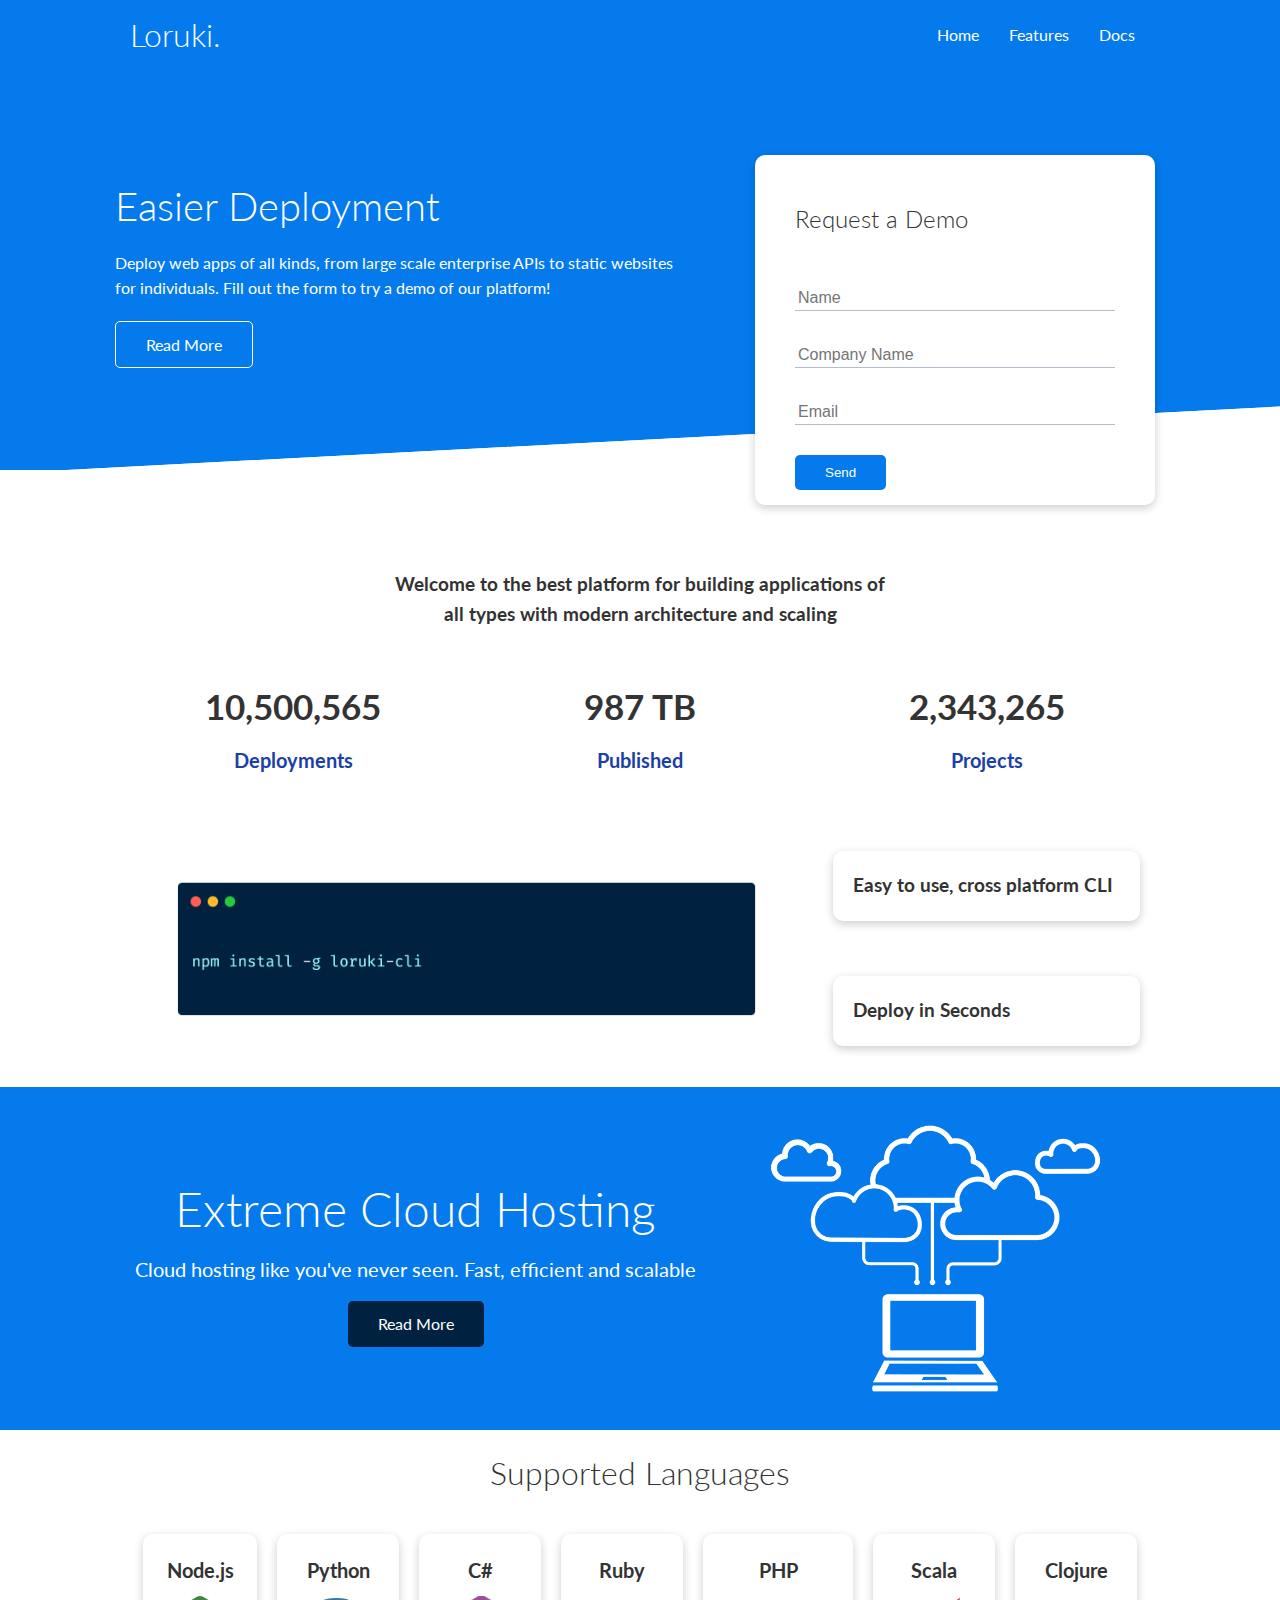
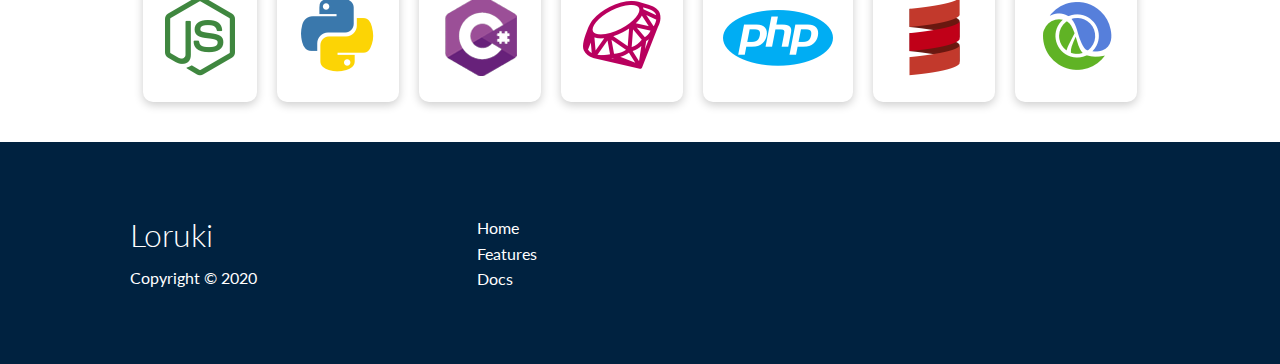
<file: index.html>
<!DOCTYPE html>
<html lang="en">
<head>
    <meta charset="UTF-8">
    <meta http-equiv="X-UA-Compatible" content="IE=edge">
    <meta name="viewport" content="width=device-width, initial-scale=1.0">
    <link rel="stylesheet" href="https://cdnjs.cloudflare.com/ajax/libs/font-awesome/5.15.3/css/all.min.css" integrity="sha512-iBBXm8fW90+nuLcSKlbmrPcLa0OT92xO1BIsZ+ywDWZCvqsWgccV3gFoRBv0z+8dLJgyAHIhR35VZc2oM/gI1w==" crossorigin="anonymous" />
    <link rel="stylesheet" href="css/utilities.css">
    <link rel="stylesheet" href="css/style.css">
    <title>Loruki | Cloud Hosting For Everyone</title>
</head>
<body>
    <!-- Navbar -->
    <div class="navbar">
        <div class="container flex">
            <h1 class="logo">Loruki.</h1>
            <nav>
                <ul>
                    <li><a href="index.html">Home</a></li>
                    <li><a href="features.html">Features</a></li>
                    <li><a href="docs.html">Docs</a></li>
                </ul>
            </nav>
        </div>
    </div>

    <!-- Showcase -->
    <section class="showcase">
        <div class="container grid">
            <div class="showcase-text">
                <h1>Easier Deployment</h1>
                <p>Deploy web apps of all kinds, from large scale enterprise APIs to static websites for individuals. Fill out the form to try a demo of our platform!</p>
                <a href="features.html" class="btn btn-outline">Read More</a>
                
            </div>

            <div class="showcase-form card">
                <h2>Request a Demo</h2>
                <form name="contact" method="POST" netlify-honeypot="bot-field" data-netlify="true">
                    <input type="hidden" name="form-name" value="contact">
                    <p class="hidden">
                        <label>Don’t fill this out if you’re human: <input name="bot-field" /></label>
                      </p>
                    <div class="form-control">
                        <input type="text" name="name" placeholder="Name" required>
                    </div>
                    <div class="form-control">
                        <input type="text" name="company" placeholder="Company Name" required>
                    </div>
                    <div class="form-control">
                        <input type="email" name="email" placeholder="Email" required>
                    </div>
                    <input type="submit" value="Send" class="btn btn-primary">

                </form>
            </div>

        </div>
    </section>

    <!-- Stats -->
    <section class="stats">
        <div class="container">
            <h3 class="stats-heading text-center my-1">
                Welcome to the best platform for building applications of all types with modern architecture and scaling
            </h3>

            <div class="grid grid-3 text-center my-4">
                <div>
                    <i class="fas fa-server fa-3x"></i>
                    <h3>10,500,565</h3>
                    <p class="text-secondary">Deployments</p>   
                </div>
                <div>
                    <i class="fas fa-upload fa-3x"></i>
                    <h3>987 TB</h3>
                    <p class="text-secondary">Published</p>   
                </div>
                <div>
                    <i class="fas fa-project-diagram fa-3x"></i>
                    <h3>2,343,265</h3>
                    <p class="text-secondary">Projects</p>   
                </div>
            </div>
        </div>
    </section>

    <!-- Cli -->
    <section class="cli">
        <div class="container grid">
            <img src="images/cli.png" alt="">
            <div class="card">
                <h3>Easy to use, cross platform CLI</h3>
            </div>
            <div class="card">
                <h3>Deploy in Seconds</h3>
            </div>

        </div>
    </section>

    <!-- Cloud -->
    <section class="cloud bg-primary my-2 py-2">
        <div class="container grid">
            <div class="text-center">
                <h2 class="lg">Extreme Cloud Hosting</h2>
                <p class="lead my-1">Cloud hosting like you've never seen. Fast, efficient and scalable</p>
                <a href="features.html" class="btn btn-dark">Read More</a>
            </div>
            <img src="images/cloud.png" alt="">
        </div>
    </section>

    <!-- Languages -->
    <section class="languages">
        <h2 class="md text-center my-2">
            Supported Languages
        </h2>
        <div class="container flex">
            <div class="card">
                <h4>Node.js</h4>
                <img src="./images/logos/node.png" alt="">
            </div>
            <div class="card">
                <h4>Python</h4>
                <img src="images/logos/python.png" alt="">
              </div>
              <div class="card">
                <h4>C#</h4>
                <img src="images/logos/csharp.png" alt="">
              </div>
              <div class="card">
                <h4>Ruby</h4>
                <img src="images/logos/ruby.png" alt="">
              </div>
              <div class="card">
                <h4>PHP</h4>
                <img src="images/logos/php.png" alt="">
              </div>
              <div class="card">
                <h4>Scala</h4>
                <img src="images/logos/scala.png" alt="">
              </div>
              <div class="card">
                <h4>Clojure</h4>
                <img src="images/logos/clojure.png" alt="">
              </div>
        </div>
        
    </section>

    <!-- Footer -->
    <footer class="footer bg-dark py-5">
        <div class="container grid grid-3">
            <div>
                <h1>Loruki</h1>
                <p>Copyright &copy; 2020</p>
            </div>
            <nav>
                <ul>
                    <li><a href="index.html">Home</a></li>
                    <li><a href="features.html">Features</a></li>
                    <li><a href="docs.html">Docs</a></li>
                </ul>
            </nav>
            <div class="social">
                <a href="#"><i class="fab fa-github fa-2x"></i></a>
                <a href="#"><i class="fab fa-facebook fa-2x"></i></a>
                <a href="#"><i class="fab fa-instagram fa-2x"></i></a>
                <a href="#"><i class="fab fa-twitter fa-2x"></i></a>
            </div>
        </div>
    </footer>
   
</body>
</html>
</file>
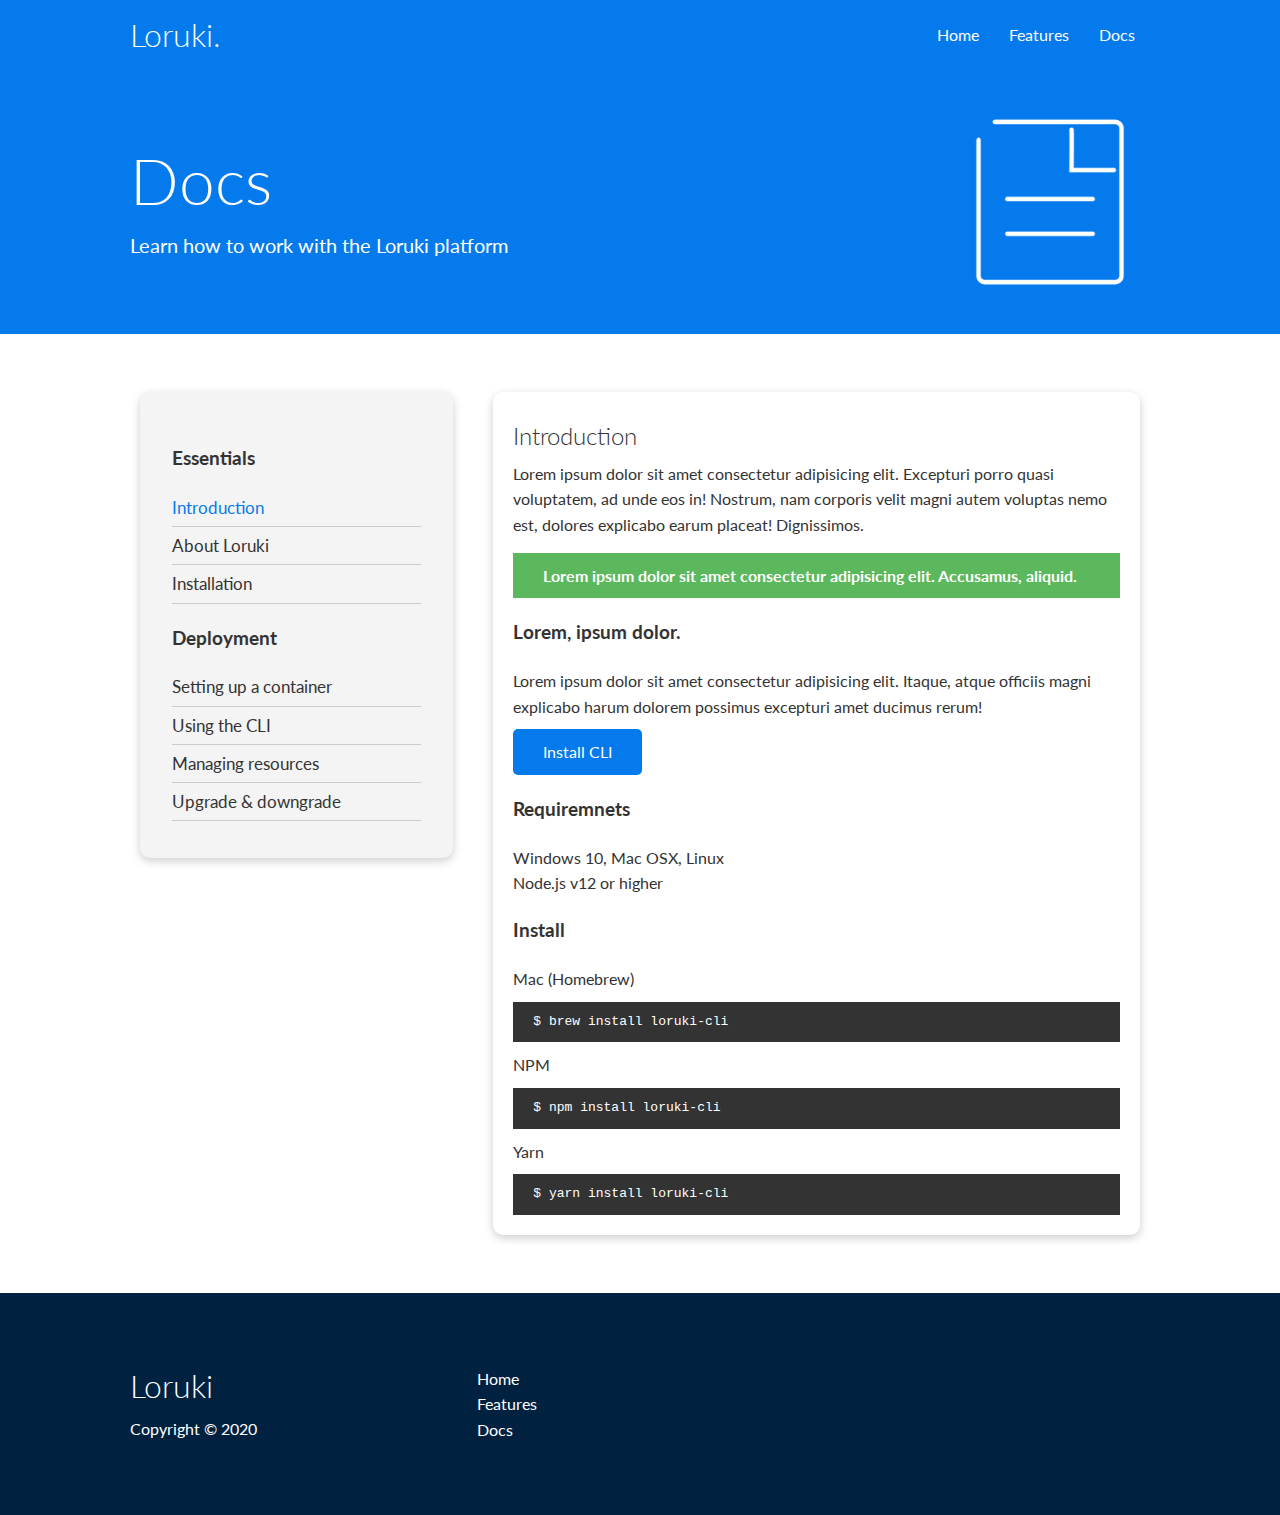
<file: docs.html>
<!DOCTYPE html>
<html lang="en">
<head>
    <meta charset="UTF-8">
    <meta http-equiv="X-UA-Compatible" content="IE=edge">
    <meta name="viewport" content="width=device-width, initial-scale=1.0">
    <link rel="stylesheet" href="https://cdnjs.cloudflare.com/ajax/libs/font-awesome/5.15.3/css/all.min.css" integrity="sha512-iBBXm8fW90+nuLcSKlbmrPcLa0OT92xO1BIsZ+ywDWZCvqsWgccV3gFoRBv0z+8dLJgyAHIhR35VZc2oM/gI1w==" crossorigin="anonymous" />
    <link rel="stylesheet" href="css/utilities.css">
    <link rel="stylesheet" href="css/style.css">
    <title>Loruki | Cloud Hosting For Everyone</title>
</head>
<body>
    <!-- Navbar -->
    <div class="navbar">
        <div class="container flex">
            <h1 class="logo">Loruki.</h1>
            <nav>
                <ul>
                    <li><a href="index.html">Home</a></li>
                    <li><a href="features.html">Features</a></li>
                    <li><a href="docs.html">Docs</a></li>
                </ul>
            </nav>
        </div>
    </div>

    <!-- Head -->
    <section class="docs-head bg-primary py-3">
        <div class="container grid">
            <div>
                <h1 class="xl">Docs</h1>
                <p class="lead">
                    Learn how to work with the Loruki platform
                </p>
            </div>
            <img src="images/docs.png" alt="">
        </div>
    </section>

    <!-- Docs Main -->
    <section class="docs-main my-4">
        <div class="container grid">
            <div class="card bg-light p-3">
                <h3 class="my-2">Essentials</h3>
                <nav>
                    <ul>
                        <li><a class="text-primary" href="#">Introduction</a></li>
                        <li><a href="#">About Loruki</a></li>
                        <li><a href="#">Installation</a></li>
                    </ul>
                </nav>
                <h3 class="my-2">Deployment</h3>
                <nav>
                    <ul>
                        <li><a href="#">Setting up a container</a></li>
                        <li><a href="#">Using the CLI</a></li>
                        <li><a href="#">Managing resources</a></li>
                        <li><a href="#">Upgrade & downgrade</a></li>
                    </ul>
                </nav>
            </div>
            <div class="card">
                <h2>Introduction</h2>
                <p>Lorem ipsum dolor sit amet consectetur adipisicing elit. Excepturi porro quasi voluptatem, ad unde eos in! Nostrum, nam corporis velit magni autem voluptas nemo est, dolores explicabo earum placeat! Dignissimos.</p>
                <div class="alert alert-success">
                    <i class="fas fa-info"></i>Lorem ipsum dolor sit amet consectetur adipisicing elit. Accusamus, aliquid.
                </div>

                <h3>Lorem, ipsum dolor.</h3>
                <p>Lorem ipsum dolor sit amet consectetur adipisicing elit. Itaque, atque officiis magni explicabo harum dolorem possimus excepturi amet ducimus rerum!</p>
                <a href="#" class="btn btn-primary">Install CLI</a>

                <h3>Requiremnets</h3>
                <ul>
                    <li>Windows 10, Mac OSX, Linux</li>
                    <li>Node.js v12 or higher</li>
                </ul>

                <h3>Install</h3>
                <p>Mac (Homebrew)</p>
                <pre><code>$ brew install loruki-cli</code></pre>
                <p>NPM</p>
                <pre><code>$ npm install loruki-cli</code></pre>
                <p>Yarn</p>
                <pre><code>$ yarn install loruki-cli</code></pre>


            </div>
        </div>
    </section>
    
    <!-- Footer -->
    <footer class="footer bg-dark py-5">
        <div class="container grid grid-3">
            <div>
                <h1>Loruki</h1>
                <p>Copyright &copy; 2020</p>
            </div>
            <nav>
                <ul>
                    <li><a href="index.html">Home</a></li>
                    <li><a href="features.html">Features</a></li>
                    <li><a href="docs.html">Docs</a></li>
                </ul>
            </nav>
            <div class="social">
                <a href="#"><i class="fab fa-github fa-2x"></i></a>
                <a href="#"><i class="fab fa-facebook fa-2x"></i></a>
                <a href="#"><i class="fab fa-instagram fa-2x"></i></a>
                <a href="#"><i class="fab fa-twitter fa-2x"></i></a>
            </div>
        </div>
    </footer>
   
</body>
</html>
</file>
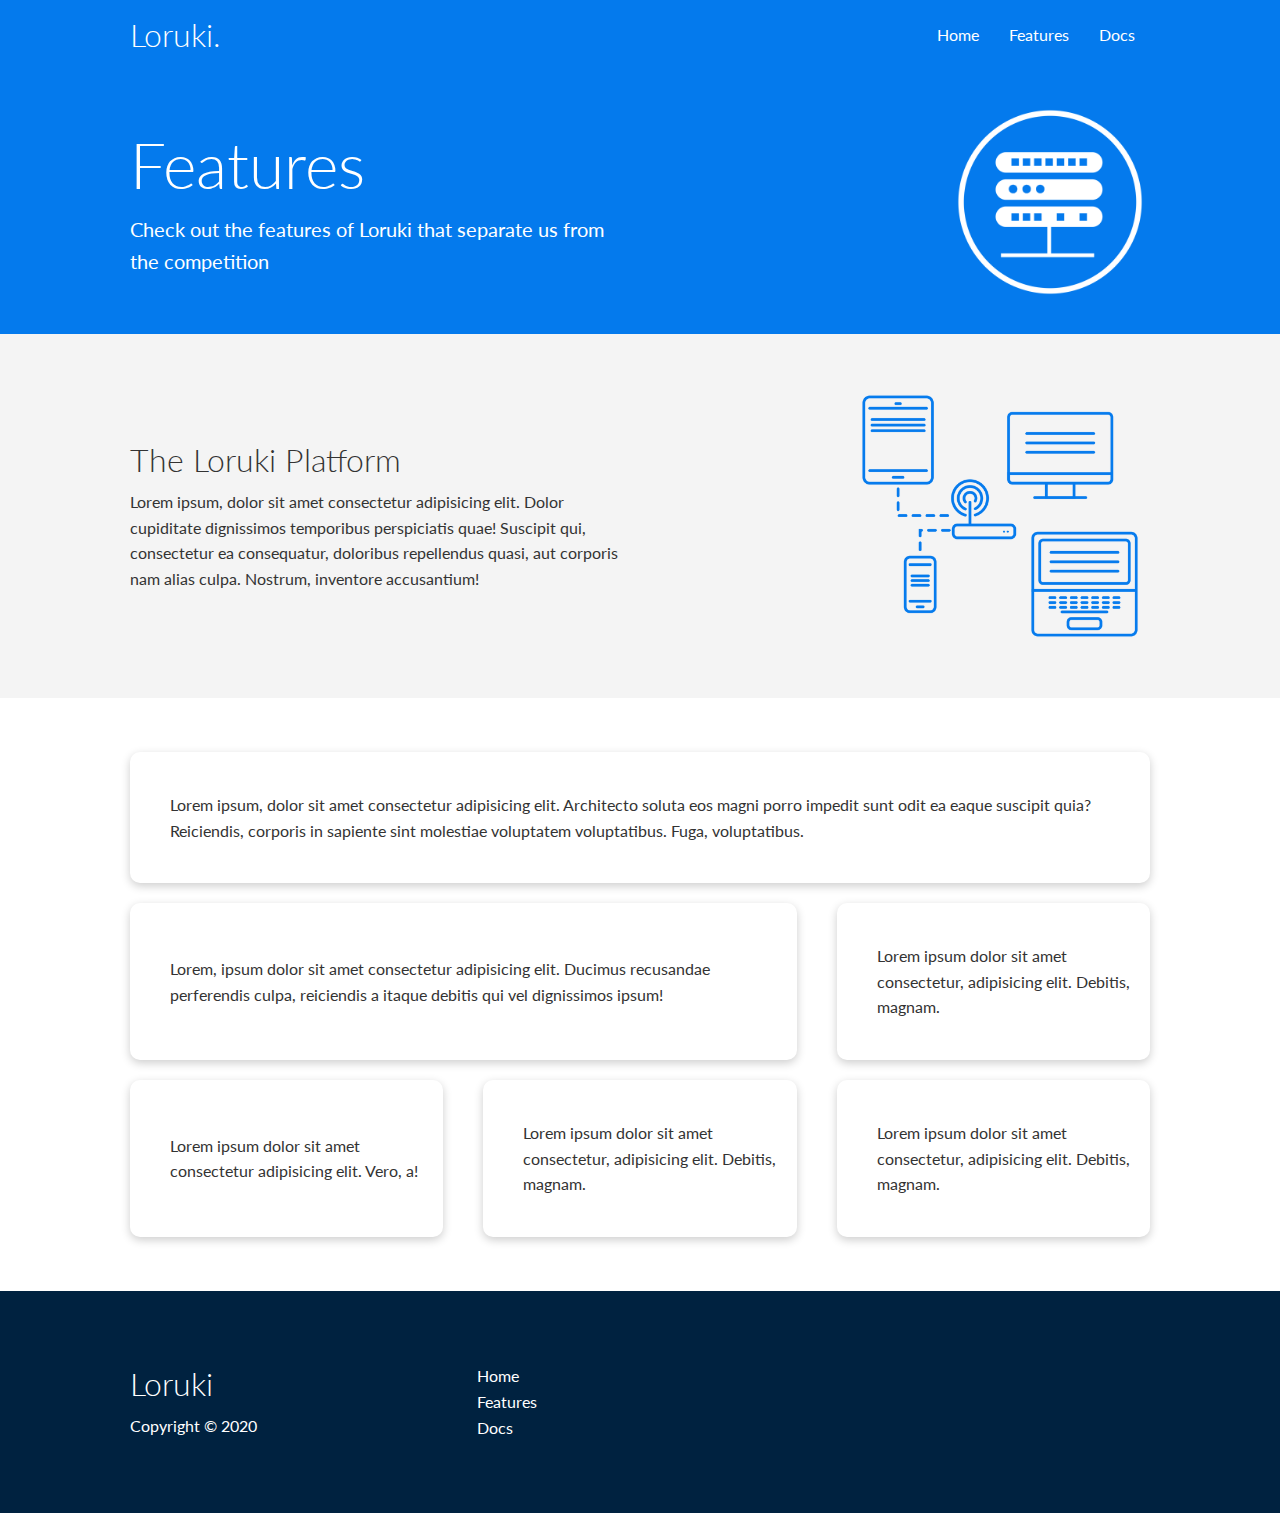
<file: features.html>
<!DOCTYPE html>
<html lang="en">
<head>
    <meta charset="UTF-8">
    <meta http-equiv="X-UA-Compatible" content="IE=edge">
    <meta name="viewport" content="width=device-width, initial-scale=1.0">
    <link rel="stylesheet" href="https://cdnjs.cloudflare.com/ajax/libs/font-awesome/5.15.3/css/all.min.css" integrity="sha512-iBBXm8fW90+nuLcSKlbmrPcLa0OT92xO1BIsZ+ywDWZCvqsWgccV3gFoRBv0z+8dLJgyAHIhR35VZc2oM/gI1w==" crossorigin="anonymous" />
    <link rel="stylesheet" href="css/utilities.css">
    <link rel="stylesheet" href="css/style.css">
    <title>Loruki | Cloud Hosting For Everyone</title>
</head>
<body>
    <!-- Navbar -->
    <div class="navbar">
        <div class="container flex">
            <h1 class="logo">Loruki.</h1>
            <nav>
                <ul>
                    <li><a href="index.html">Home</a></li>
                    <li><a href="features.html">Features</a></li>
                    <li><a href="docs.html">Docs</a></li>
                </ul>
            </nav>
        </div>
    </div>

    <!-- Head -->
    <section class="features-head bg-primary py-3">
        <div class="container grid">
            <div>
                <h1 class="xl">Features</h1>
                <p class="lead">
                    Check out the features of Loruki that separate us from the
						competition
                </p>
            </div>
            <img src="images/server.png" alt="">
        </div>
    </section>
    
    <!-- Sub Head -->

    <section class="features-sub-head bg-light py-3">
        <div class="container grid">
            <div>
                <h1 class="md">The Loruki Platform</h1>
                <p>
                    Lorem ipsum, dolor sit amet consectetur adipisicing elit. Dolor cupiditate dignissimos temporibus perspiciatis quae! Suscipit qui, consectetur ea consequatur, doloribus repellendus quasi, aut corporis nam alias culpa. Nostrum, inventore accusantium!
                </p>
            </div>
            <img src="images/server2.png" alt="">

        </div>
    </section>

    <!-- Features Main -->

    <section class="features-main my-2">
        <div class="container grid grid-3">
            <div class="card flex">
                <i class="fas fa-server fa-3x"></i>
                <p>Lorem ipsum, dolor sit amet consectetur adipisicing elit. Architecto soluta eos magni porro impedit sunt odit ea eaque suscipit quia? Reiciendis, corporis in sapiente sint molestiae voluptatem voluptatibus. Fuga, voluptatibus.</p>   
            </div>
            <div class="card flex">
                <i class="fas fa-network-wired fa-3x"></i>
                <p>
                    Lorem, ipsum dolor sit amet consectetur adipisicing elit. Ducimus
                    recusandae perferendis culpa, reiciendis a itaque debitis qui vel
                    dignissimos ipsum!
                </p>
            </div>
            <div class="card flex">
                <i class="fas fa-laptop-code fa-3x"></i>
                <p>
                    Lorem ipsum dolor sit amet consectetur, adipisicing elit. Debitis,
                    magnam.
                </p>
            </div>
            <div class="card flex">
                <i class="fas fa-database fa-3x"></i>
                <p>
                    Lorem ipsum dolor sit amet consectetur adipisicing elit. Vero, a!
                </p>
            </div>
            <div class="card flex">
                <i class="fas fa-power-off fa-3x"></i>
                <p>
                    Lorem ipsum dolor sit amet consectetur, adipisicing elit. Debitis,
                    magnam.
                </p>
            </div>
            <div class="card flex">
                <i class="fas fa-upload fa-3x"></i>
                <p>
                    Lorem ipsum dolor sit amet consectetur, adipisicing elit. Debitis,
                    magnam.
                </p>
            </div>            
        </div>
    </section>


    <!-- Footer -->
    <footer class="footer bg-dark py-5">
        <div class="container grid grid-3">
            <div>
                <h1>Loruki</h1>
                <p>Copyright &copy; 2020</p>
            </div>
            <nav>
                <ul>
                    <li><a href="index.html">Home</a></li>
                    <li><a href="features.html">Features</a></li>
                    <li><a href="docs.html">Docs</a></li>
                </ul>
            </nav>
            <div class="social">
                <a href="#"><i class="fab fa-github fa-2x"></i></a>
                <a href="#"><i class="fab fa-facebook fa-2x"></i></a>
                <a href="#"><i class="fab fa-instagram fa-2x"></i></a>
                <a href="#"><i class="fab fa-twitter fa-2x"></i></a>
            </div>
        </div>
    </footer>
   
</body>
</html>
</file>
<file: css/utilities.css>
/* Utilities */

.container {
    max-width: 1100px;
    margin: 0 auto;
    overflow: auto;
    padding: 0 40px;
}

.card {
    background-color: #fff;
    color: #333;
    border-radius: 10px;
    box-shadow: 0 3px 10px rgba(0, 0, 0, 0.2);
    padding: 20px;
    margin: 10px;
}

.btn {
    display: inline-block;
    padding: 10px 30px;
    cursor: pointer;
    background-color: var(--primary-color);
    color: #fff;
    border: none;
    border-radius: 5px;
}

.btn-outline {
    background-color: transparent;
    border: 1px #fff solid;
}

.btn:hover {
    transform: scale(0.98);
}

/* Backgrounds & colored buttons */

.bg-primary,
.btn-primary {
    background-color: var(--primary-color);
    color: #fff;
}

.bg-secondary,
.btn-secondary {
    background-color: var(--secondary-color);
    color: #fff;
}

.bg-dark,
.btn-dark {
    background-color: var(--dark-color);
    color: #fff;
}

.bg-primary a,
.btn-primary a,
.bg-secondary a,
.btn-secondary a,
.bg-dark a,
.btn-dark a {
    color: #fff;
}



.bg-light,
.btn-light {
    background-color: var(--light-color);
    color: #333;
}

/* Text colors */

.text-primary {
    color: var(--primary-color);    
}

.text-secondary {
    color: var(--secondary-color);    
}

.text-dark {
    color: var(--dark-color);   
}

.text-light {
    color: var(--light-color);    
}


/* Text sizes */

.lead {
    font-size: 20px;
}

.sm {
    font-size: 1rem;
}

.md {
    font-size: 2rem;
}

.lg {
    font-size: 3rem;
}

.xl {
    font-size: 4rem;
}

.text-center {
    text-align: center;
}

/* Alert */

.alert {
    background-color: var(--light-color);
    padding: 10px 20px;
    font-weight: bold;
    margin: 15px 0;
}

.alert i {
    margin-right: 10px;
}

.alert-success {
    background-color: var(--success-color);
    color: #fff;
}

.alert-error {
    background-color: var(--error-color);
    color: #fff;
}


.flex {
    display: flex;
    justify-content: center;
    align-items: center;
    height: 100%;
}

.grid {
    display: grid;
    grid-template-columns: repeat(2, 1fr);
    gap: 20px;
    justify-content: center;
    align-items: center;
    height: 100%;
}

.grid-3 {
    grid-template-columns: repeat(3, 1fr);
}



/* Margin */

.my-1 {
    margin: 1rem 0;
}

.my-2 {
    margin: 1.5rem 0;
}

.my-3 {
    margin: 2rem 0;
}

.my-4 {
    margin: 3rem 0;
}

.my-5 {
    margin: 4rem 0;
}

.m-1 {
    margin: 1rem;
}

.m-2 {
    margin: 1.5rem;
}

.m-3 {
    margin: 2rem;
}

.m-4 {
    margin: 3rem;
}

.m-5 {
    margin: 4rem;
}

/* padding */

.py-1 {
    padding: 1rem 0;
}

.py-2 {
    padding: 1.5rem 0;
}

.py-3 {
    padding: 2rem 0;
}

.py-4 {
    padding: 3rem 0;
}

.py-5 {
    padding: 4rem 0;
}

.p-1 {
    padding: 1rem;
}

.p-2 {
    padding: 1.5rem;
}

.p-3 {
    padding: 2rem;
}

.p-4 {
    padding: 3rem;
}

.p-5 {
    padding: 4rem;
}
</file>
<file: css/style.css>
@import url('https://fonts.googleapis.com/css2?family=Lato:wght@300&display=swap');

:root {
    --primary-color: #047aed;
    --secondary-color: #1c3fa8;
    --dark-color: #002240;
    --light-color: #f4f4f4;
    --success-color: #5cb85c;
    --error-color: #d9534f;
}

* {
    box-sizing: border-box;
    padding: 0;
    margin: 0;
}

body {
    font-family: 'Lato', sans-serif;
    color: #333;
    line-height: 1.6;
}

ul {
    list-style-type: none;
}

a {
    text-decoration: none;
    color: #333;
}

h1,
h2 {
    font-weight: 300;
    line-height: 1.2;
    margin: 10px 0;
}

p {
    margin: 10px 0;
}

img {
    width: 100%;
}

code, pre {
    background: #333;
    color: #fff;
    padding: 10px;
}

.hidden {
    visibility: hidden;
    height: 0;
}

/* Navbar */
.navbar {
    background-color: var(--primary-color);
    color: #fff;
    height: 70px;
}

.navbar ul {
    display: flex;
}

.navbar a {
    color: #fff;
    padding: 10px;
    margin: 0 5px;
}

.navbar a:hover {
    border-bottom: 2px solid #fff;
}

.navbar .flex {
    justify-content: space-between;
}

/* Showcase */

.showcase {
    height: 400px;
    background-color: var(--primary-color);
    color: #fff;
    position: relative;

}

.showcase h1 {
    font-size: 40px;
}

.showcase p {
    margin: 20px 0;
}

.showcase .grid {
    overflow: visible;
    grid-template-columns: 55% 45%;
    gap: 30px;

}

.showcase-text {
    animation: slideInFromLeft 1s ease-in;
}
 
.showcase-form {
    position: relative;
    top: 60px;
    height: 350px;
    width: 400px;
    padding: 40px;
    z-index: 100;
    justify-self: flex-end;
    animation: slideInFromRight 1s ease-in;
}

.showcase-form .form-control {
    margin: 30px 0;
}

.showcase-form input[type='text'],
.showcase-form input[type='email'] {
    border: 0;
    border-bottom: 1px solid #b4becb;
    width: 100%;
    padding: 3px;
    font-size: 16px;
}

.showcase-form input:focus {
    outline: none;
}

.showcase::before,
.showcase::after {
    content: '';
    position: absolute;
    height: 100px;
    bottom: -70px;
    right: 0;
    left: 0;
    background:#fff;
    transform: skewY(-3deg);
    -webkit-transform: skewY(-3deg);
    -moz-transform: skewY(-3deg);
    -ms-transform: skewY(-3deg);
}

/* Stats */

.stats {
    padding-top: 100px;
    animation: slideInFromBottom 1s ease-in;
}

.stats-heading {
    max-width: 500px;
    margin: auto;
}

.stats .grid h3 {
    font-size: 35px;
}

.stats .grid p {
    font-size: 20px;
    font-weight: bold;
}

/* Cli */

.cli .grid {
    grid-template-columns: repeat(3, 1fr);
    grid-template-rows: repeat(2, 1fr);
}

.cli .grid > *:first-child {
    grid-column: 1 / span 2;
    grid-row: 1 / span 2;
}

/* Cloud */

.cloud .grid {
    grid-template-columns: 4fr 3fr;
}

/* Languages */

.languages .flex {
    flex-wrap: wrap;
}


.languages .card {
    text-align: center;
    margin: 18px 10px 40px;
    transition: transform 0.2s ease-in;
}

.languages .card h4 {
    font-size: 20px;
    margin-bottom: 10px;
}

.languages .card:hover {
    transform: translateY(-15px);
}

/* Features */

.features-head img, 
.docs-head img {
    width: 200px;
    justify-self: flex-end;
}

.features-sub-head img {
    width: 300px;
    justify-self: flex-end;
}

.features-main .card > i{
    margin-right: 20px;
}

.features-main .grid {
    padding: 30px;
}

.features-main .grid > *:first-child {
    grid-column: 1 / span 3;
}

.features-main .grid > *:nth-child(2) {
    grid-column: 1 / span 2;
}

/* Docs */

.docs-main h3 {
    margin: 20px 0;
}

.docs-main .grid {
    grid-template-columns: 1fr 2fr;
    align-items: flex-start;
}

.docs-main nav li {
    font-size: 17px;
    padding-bottom: 5px;
    margin-bottom: 5px;
    border-bottom: 1px #ccc solid;
}

.docs-main a:hover {
    font-weight: bold;
}

/* Footer */

.footer .social a {
    margin: 0 10px;
}

/* Animations */

@keyframes slideInFromLeft {
    0% {
        transform: translateX(-100%);
    }

    100% {
        transform: translateX(0);
    }
}

@keyframes slideInFromRight {
    0% {
        transform: translateX(100%);
    }

    100% {
        transform: translateX(0);
    }
}

@keyframes slideInFromTop {
    0% {
        transform: translateY(-100%);
    }

    100% {
        transform: translateX(0);
    }
}

@keyframes slideInFromBottom {
    0% {
        transform: translateY(100%);
    }

    100% {
        transform: translateX(0);
    }
}

/* Tablets and under */

@media (max-width: 768px) {
    .grid,
    .showcase .grid,
    .stats .grid,
    .cli .grid,
    .cloud .grid,
    .features-main .grid,
    .docs-main .grid {
        grid-template-columns: 1fr;
        grid-template-rows: 1fr;
    }

    .showcase {
        height: auto;
    }

    .showcase-text {
        text-align: center;
        margin-top: 40px;
        animation: slideInFromTop 1s ease-in;
    }

    .showcase-form {
        justify-self: center;
        margin: auto;
        animation: slideInFromBottom 1s ease-in;

    }

    .cli .grid > *:first-child {
        grid-column: 1;
        grid-row: 1;
    }

    .features-head,
    .features-sub-head,
    .docs-head {
        text-align: center;
    }

    .features-head img,
    .features-sub-head img,
    .docs-head img {
        justify-self: center;
    }

    .features-main .grid > *:first-child,
    .features-main .grid > *:nth-child(2) {
        grid-column: 1;
    }
}

/* Mobile */

@media (max-width: 500px) {
    .navbar {
        height: 110px;
    }

    .navbar .flex {
        flex-direction: column;
    }

    .navbar ul {
        padding: 10px;
        background-color: rgba(0, 0, 0, 0.1 );
    }
}
</file>
